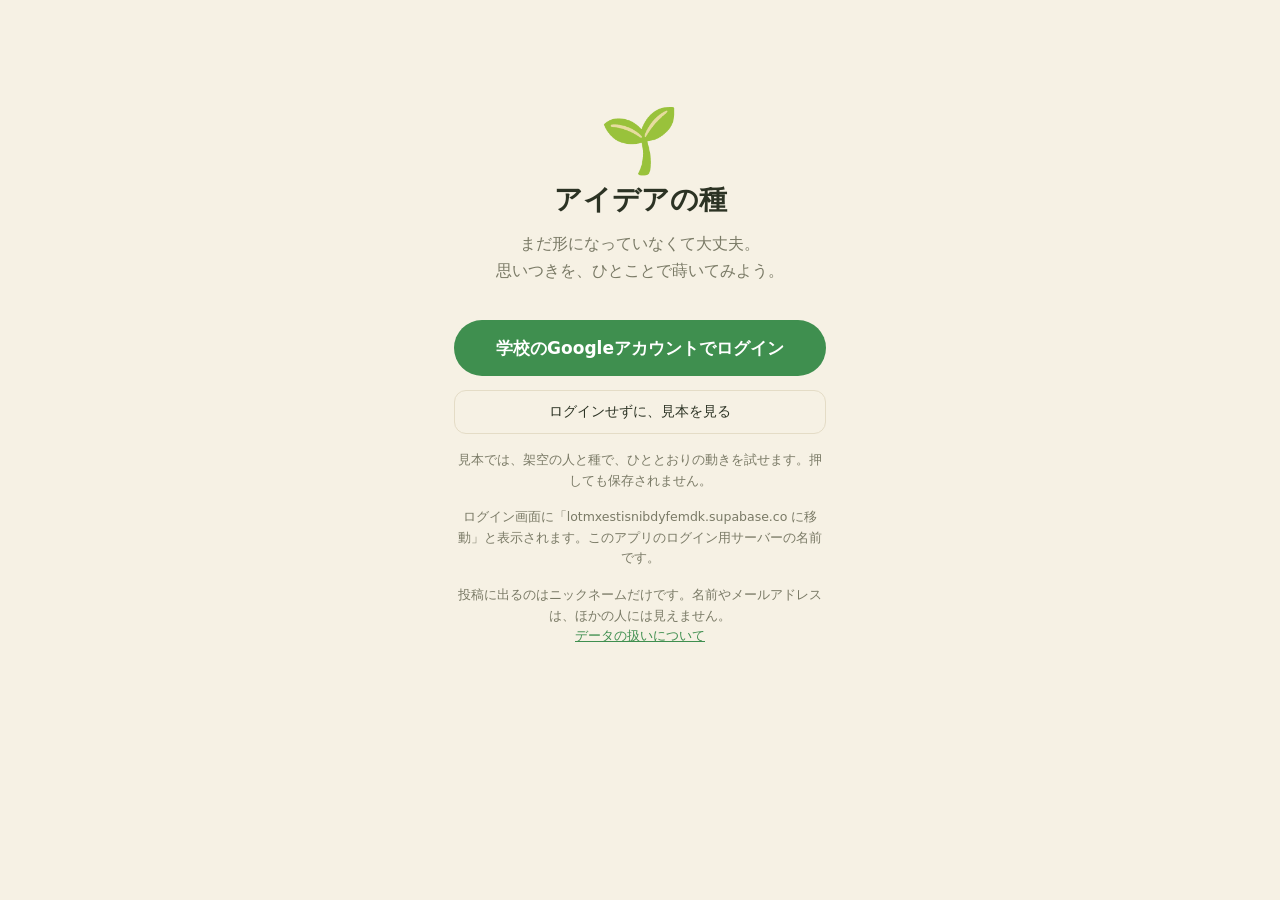
<file: index.html>
<!doctype html>
<html lang="ja">
<head>
<meta charset="utf-8">
<meta name="viewport" content="width=device-width, initial-scale=1, viewport-fit=cover">
<meta name="theme-color" content="#f6f1e4">
<title>アイデアの種</title>
<meta name="description" content="思いつきの段階で出せる、アイデア共有の場">
<link rel="manifest" href="manifest.webmanifest">
<link rel="icon" href="icon.svg" type="image/svg+xml">
<link rel="apple-touch-icon" href="icon.svg">
<link rel="stylesheet" href="style.css?v=3">
</head>
<body>

<!-- 読み込み中 -->
<div id="boot" class="center"><p>読み込んでいます…</p></div>

<!-- ログイン -->
<section id="login" class="center" hidden>
  <div class="logo">🌱</div>
  <h1>アイデアの種</h1>
  <p class="lead">まだ形になっていなくて大丈夫。<br>思いつきを、ひとことで蒔いてみよう。</p>
  <button id="login-btn" class="primary">学校のGoogleアカウントでログイン</button>
  <p id="login-error" class="error" hidden></p>
  <button id="demo-btn" class="ghost wide">ログインせずに、見本を見る</button>
  <p class="small">見本では、架空の人と種で、ひととおりの動きを試せます。押しても保存されません。</p>
  <p class="small">ログイン画面に「lotmxestisnibdyfemdk.supabase.co に移動」と表示されます。このアプリのログイン用サーバーの名前です。</p>
  <p class="small">投稿に出るのはニックネームだけです。名前やメールアドレスは、ほかの人には見えません。<br><a href="privacy.html">データの扱いについて</a></p>
</section>

<!-- ニックネーム設定 -->
<section id="nick" class="center" hidden>
  <div class="logo">🏷️</div>
  <h1>ニックネームを決めよう</h1>
  <p class="lead">投稿にはこの名前だけが出ます。<br>本名や、だれか分かる名前は避けてください。</p>
  <input id="nick-input" maxlength="20" placeholder="2〜20文字" autocomplete="off">
  <button id="nick-save" class="primary">これにする</button>
  <p id="nick-error" class="error" hidden></p>
</section>

<!-- アプリ本体 -->
<div id="app" hidden>
  <main>
    <p id="demo-banner" class="banner" hidden>🧪 見本モードです。人・種・応援はすべて架空で、押しても保存されません。<button id="demo-exit" class="linkbtn">ログイン画面へ</button></p>
    <!-- みんなの種 -->
    <section id="view-feed" class="view">
      <header><p class="eyebrow">みんなの種</p><h1>どの種を、応援する？</h1></header>
      <div id="feed"></div>
    </section>

    <!-- 種をまく -->
    <section id="view-post" class="view" hidden>
      <header><p class="eyebrow">種をまく</p><h1>2つ答えるだけで、<br>アイデアになる。</h1></header>
      <div class="card">
        <label for="f-what">なにを？</label>
        <textarea id="f-what" maxlength="140" rows="3" placeholder="例：放課後の空き教室を、スマホで予約できるようにしたい"></textarea>
        <p class="count"><span id="c-what">0</span>/140</p>
        <label for="f-whom">だれのために？</label>
        <textarea id="f-whom" maxlength="140" rows="2" placeholder="例：自習する場所が見つからない人"></textarea>
        <p class="count"><span id="c-whom">0</span>/140</p>
        <label>どの種をまく？</label>
        <div id="plant-picker" class="picker"></div>
        <p class="small" style="margin-top:8px">咲く花は選べますが、育つかどうかは、これからの一歩と仲間の応援しだいです。</p>
      </div>
      <button id="post-btn" class="primary">種をまく</button>
      <p class="small">うまく書けなくて大丈夫。あとから直せます。<br>名前・連絡先など、個人が分かることは書かないでください。</p>
    </section>

    <!-- じぶんの畑 -->
    <section id="view-mine" class="view" hidden>
      <header><p class="eyebrow">じぶんの畑</p><h1>今週の、小さな一歩は？</h1></header>
      <p class="note">種は、💧水（自分の一歩）・☀️日光（応援）・🌿肥料（仲間）の3つがそろうと育ちます。<br>種 → 発芽 → 双葉 → 若木 → つぼみ → 開花 → 実</p>
      <div id="mine"></div>
    </section>

    <!-- 管理（生徒チーム） -->
    <section id="view-mod" class="view" hidden>
      <header><p class="eyebrow">管理</p><h1>通報と、非表示の投稿</h1></header>
      <div id="mod"></div>
    </section>

    <!-- 設定 -->
    <section id="view-me" class="view" hidden>
      <header><p class="eyebrow">設定</p><h1 id="me-name"></h1></header>
      <div class="card">
        <label for="me-nick">ニックネームを変える</label>
        <div class="row"><input id="me-nick" maxlength="20" autocomplete="off"><button id="me-save" class="ghost">変更</button></div>
      </div>
      <div class="card">
        <h2>みんなで守ること</h2>
        <ul class="rules">
          <li>否定しない。アイデアは育てるもの。</li>
          <li>名前・連絡先など、個人が分かることは書かない。</li>
          <li>いやな投稿を見つけたら、「通報」で知らせる。</li>
        </ul>
        <p class="small">通報が3件たまった投稿は、管理チームが確認するまで自動で非表示になります。</p>
      </div>
      <div class="row">
        <a class="ghost" href="privacy.html">データの扱いについて</a>
        <button id="logout-btn" class="ghost">ログアウト</button>
      </div>
      <p class="small" id="ver"></p>
    </section>
  </main>

  <nav id="tabs">
    <button data-view="feed" class="on"><span>🌱</span>みんなの種</button>
    <button data-view="post"><span>✏️</span>種をまく</button>
    <button data-view="mine"><span>🪴</span>じぶんの畑</button>
    <button data-view="mod" id="tab-mod" hidden><span>🛡️</span>管理</button>
    <button data-view="me"><span>⚙️</span>設定</button>
  </nav>
</div>

<div id="toast" hidden role="status"></div>
<script src="vendor/supabase.js"></script>
<script src="app.js?v=3"></script>
</body>
</html>
</file>
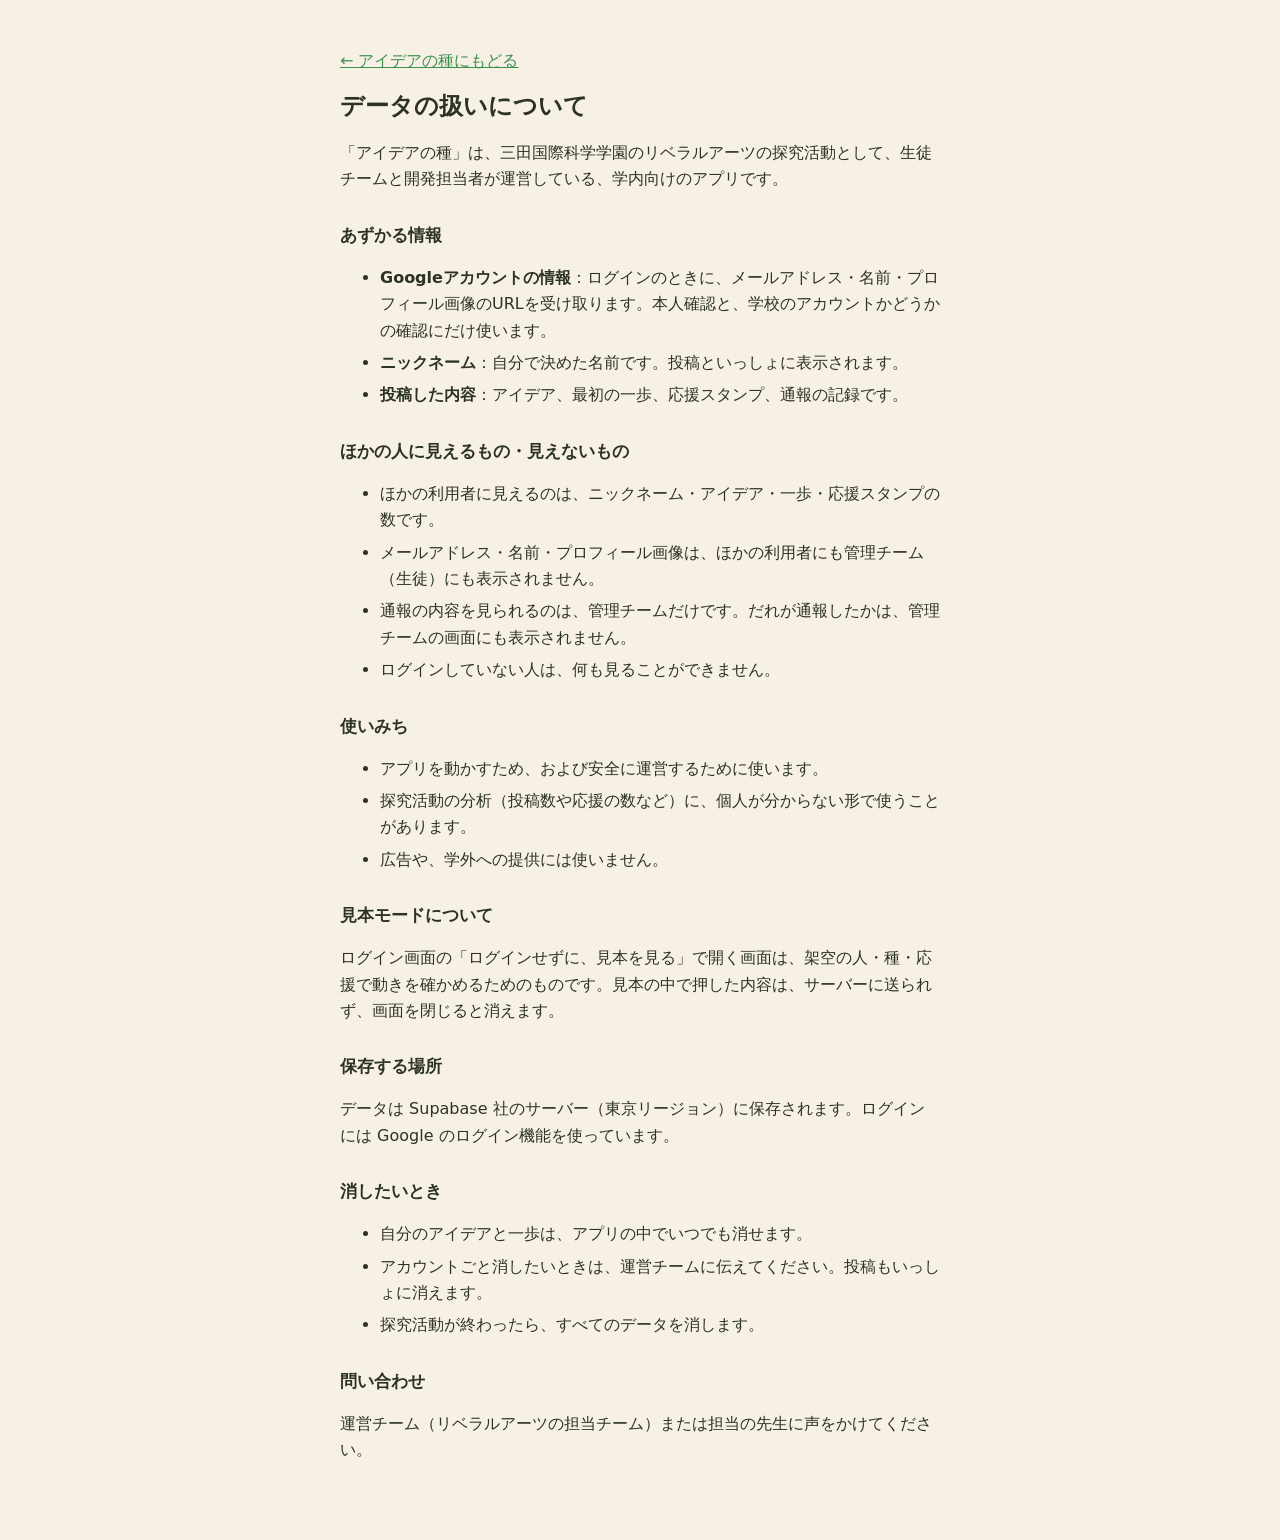
<file: privacy.html>
<!doctype html>
<html lang="ja">
<head>
<meta charset="utf-8">
<meta name="viewport" content="width=device-width, initial-scale=1">
<title>データの扱いについて｜アイデアの種</title>
<link rel="icon" href="icon.svg" type="image/svg+xml">
<link rel="stylesheet" href="style.css?v=3">
</head>
<body>
<div class="doc">
<p><a href="./">← アイデアの種にもどる</a></p>
<h1>データの扱いについて</h1>
<p>「アイデアの種」は、三田国際科学学園のリベラルアーツの探究活動として、生徒チームと開発担当者が運営している、学内向けのアプリです。</p>

<h2>あずかる情報</h2>
<ul>
  <li><b>Googleアカウントの情報</b>：ログインのときに、メールアドレス・名前・プロフィール画像のURLを受け取ります。本人確認と、学校のアカウントかどうかの確認にだけ使います。</li>
  <li><b>ニックネーム</b>：自分で決めた名前です。投稿といっしょに表示されます。</li>
  <li><b>投稿した内容</b>：アイデア、最初の一歩、応援スタンプ、通報の記録です。</li>
</ul>

<h2>ほかの人に見えるもの・見えないもの</h2>
<ul>
  <li>ほかの利用者に見えるのは、ニックネーム・アイデア・一歩・応援スタンプの数です。</li>
  <li>メールアドレス・名前・プロフィール画像は、ほかの利用者にも管理チーム（生徒）にも表示されません。</li>
  <li>通報の内容を見られるのは、管理チームだけです。だれが通報したかは、管理チームの画面にも表示されません。</li>
  <li>ログインしていない人は、何も見ることができません。</li>
</ul>

<h2>使いみち</h2>
<ul>
  <li>アプリを動かすため、および安全に運営するために使います。</li>
  <li>探究活動の分析（投稿数や応援の数など）に、個人が分からない形で使うことがあります。</li>
  <li>広告や、学外への提供には使いません。</li>
</ul>

<h2>見本モードについて</h2>
<p>ログイン画面の「ログインせずに、見本を見る」で開く画面は、架空の人・種・応援で動きを確かめるためのものです。見本の中で押した内容は、サーバーに送られず、画面を閉じると消えます。</p>

<h2>保存する場所</h2>
<p>データは Supabase 社のサーバー（東京リージョン）に保存されます。ログインには Google のログイン機能を使っています。</p>

<h2>消したいとき</h2>
<ul>
  <li>自分のアイデアと一歩は、アプリの中でいつでも消せます。</li>
  <li>アカウントごと消したいときは、運営チームに伝えてください。投稿もいっしょに消えます。</li>
  <li>探究活動が終わったら、すべてのデータを消します。</li>
</ul>

<h2>問い合わせ</h2>
<p>運営チーム（リベラルアーツの担当チーム）または担当の先生に声をかけてください。</p>
</div>
</body>
</html>
</file>
<file: style.css>
:root {
  --bg: #f6f1e4;
  --card: #fffdf7;
  --line: #e4dcc6;
  --text: #2c3324;
  --mute: #7a7a66;
  --accent: #3f8f4f;
  --accent-ink: #ffffff;
  --soft: #e6f2e3;
  --warn: #b8502f;
}
* { box-sizing: border-box; -webkit-tap-highlight-color: transparent; }
html, body { margin: 0; min-height: 100%; }
body {
  background: var(--bg); color: var(--text); line-height: 1.65;
  font-family: "Hiragino Maru Gothic ProN", "Hiragino Sans", "Noto Sans JP", "Yu Gothic", system-ui, sans-serif;
}
[hidden] { display: none !important; }
button, input, textarea { font: inherit; color: inherit; }
button { cursor: pointer; }
a { color: var(--accent); }

.center { max-width: 420px; margin: 0 auto; padding: 12vh 24px 40px; text-align: center; }
.logo { font-size: 64px; line-height: 1; margin-bottom: 8px; }
.center h1 { font-size: 28px; margin: 0 0 12px; }
.lead { color: var(--mute); margin: 0 0 28px; }
.small { font-size: 12.5px; color: var(--mute); margin: 16px 0 0; }
.error { color: var(--warn); font-size: 14px; background: #fbe9e2; border-radius: 12px; padding: 10px 14px; }

main { max-width: 560px; margin: 0 auto; padding: calc(18px + env(safe-area-inset-top)) 16px 110px; }
header { margin: 8px 4px 18px; }
.eyebrow { color: var(--accent); font-size: 13px; letter-spacing: .1em; margin: 0 0 4px; font-weight: 600; }
h1 { font-size: 24px; line-height: 1.4; margin: 0; }
h2 { font-size: 15px; margin: 0 0 8px; }
.note { font-size: 13px; color: var(--mute); margin: -6px 4px 16px; }

.card { background: var(--card); border: 1px solid var(--line); border-radius: 18px; padding: 16px; margin-bottom: 12px; }
.card.dim { opacity: .6; }
label { display: block; font-size: 14px; font-weight: 600; margin: 4px 0 6px; }
input, textarea {
  width: 100%; background: #fff; border: 1px solid var(--line); border-radius: 12px; padding: 12px; resize: vertical;
}
input:focus, textarea:focus { outline: 2px solid var(--accent); outline-offset: 1px; }
.count { text-align: right; font-size: 12px; color: var(--mute); margin: 2px 2px 10px; }
.row { display: flex; gap: 8px; flex-wrap: wrap; align-items: center; }
.row input { flex: 1; min-width: 0; }

.primary {
  width: 100%; min-height: 56px; border: 0; border-radius: 28px; margin-top: 8px;
  background: var(--accent); color: var(--accent-ink); font-size: 17px; font-weight: 700;
}
.primary:disabled { opacity: .45; }
.ghost {
  display: inline-flex; align-items: center; justify-content: center; text-decoration: none;
  background: transparent; border: 1px solid var(--line); border-radius: 12px; min-height: 44px; padding: 8px 14px; font-size: 14px; color: var(--text);
}
.ghost.warn { color: var(--warn); }
.ghost.wide { width: 100%; margin-top: 14px; }
.linkbtn { background: none; border: 0; padding: 0 2px; color: var(--accent); text-decoration: underline; font-size: inherit; }
.banner { background: #fff3d6; border: 1px solid #f0d9a0; border-radius: 12px; padding: 10px 14px; font-size: 13.5px; margin: 0 0 12px; }
.center input { text-align: center; margin-bottom: 8px; }

/* アイデアのカード */
.idea-top { display: flex; align-items: center; gap: 8px; font-size: 12.5px; color: var(--mute); margin-bottom: 8px; }
.stage { background: var(--soft); color: var(--accent); border-radius: 999px; padding: 2px 10px; font-weight: 600; white-space: nowrap; }
.idea-top .sp { flex: 1; }
.what { font-size: 17px; font-weight: 600; margin: 0 0 6px; overflow-wrap: anywhere; }
.whom { font-size: 14px; color: var(--mute); margin: 0 0 10px; overflow-wrap: anywhere; }
.whom b { color: var(--text); font-weight: 600; }
.step-now { font-size: 13.5px; background: var(--soft); border-radius: 12px; padding: 8px 12px; margin: 0 0 10px; overflow-wrap: anywhere; }
.stamps { display: grid; grid-template-columns: repeat(2, 1fr); gap: 6px; }
.stamp {
  min-height: 44px; border-radius: 12px; border: 1px solid var(--line); background: #fff; font-size: 13.5px;
  display: flex; align-items: center; justify-content: center; gap: 6px;
}
.stamp b { font-variant-numeric: tabular-nums; color: var(--mute); font-weight: 600; }
.stamp.on { background: var(--soft); border-color: var(--accent); color: var(--accent); font-weight: 600; }
.stamp.on b { color: var(--accent); }
.more { background: none; border: 0; font-size: 12.5px; color: var(--mute); padding: 6px 4px; min-height: 32px; text-decoration: underline; }
.menu { display: flex; gap: 6px; flex-wrap: wrap; margin-top: 8px; }
.menu p { width: 100%; margin: 0; font-size: 13px; color: var(--mute); }
.badge { font-size: 12px; background: #fbe9e2; color: var(--warn); border-radius: 999px; padding: 2px 10px; }

/* 一歩 */
.steps { list-style: none; margin: 8px 0; padding: 0; }
.steps li { display: flex; align-items: flex-start; gap: 10px; padding: 8px 0; border-top: 1px dashed var(--line); font-size: 14.5px; }
.steps li span { flex: 1; overflow-wrap: anywhere; }
.steps li.done span { color: var(--mute); text-decoration: line-through; }
.check { width: 28px; height: 28px; flex: none; border-radius: 50%; border: 2px solid var(--accent); background: #fff; color: #fff; font-size: 15px; line-height: 1; padding: 0; }
.steps li.done .check { background: var(--accent); }
.x { background: none; border: 0; color: var(--mute); font-size: 18px; min-width: 32px; min-height: 32px; padding: 0; }
.rules { margin: 0; padding-left: 20px; font-size: 14px; }
.empty { text-align: center; color: var(--mute); padding: 36px 12px; font-size: 14px; }

#tabs {
  position: fixed; left: 0; right: 0; bottom: 0; display: flex; justify-content: center;
  background: rgba(246,241,228,.95); backdrop-filter: blur(10px); border-top: 1px solid var(--line);
  padding-bottom: env(safe-area-inset-bottom);
}
#tabs button { flex: 1; max-width: 130px; background: none; border: 0; padding: 9px 0 11px; font-size: 11px; color: var(--mute); }
#tabs button span { display: block; font-size: 20px; filter: grayscale(1) opacity(.55); }
#tabs button.on { color: var(--accent); font-weight: 600; }
#tabs button.on span { filter: none; }

#toast {
  position: fixed; left: 50%; bottom: 92px; transform: translateX(-50%); z-index: 20;
  background: var(--text); color: var(--bg); padding: 10px 18px; border-radius: 20px; font-size: 14px; max-width: 88vw; text-align: center;
}
.doc { max-width: 640px; margin: 0 auto; padding: 32px 20px 60px; }
.doc h1 { font-size: 24px; } .doc h2 { font-size: 17px; margin-top: 28px; } .doc li { margin-bottom: 6px; }

/* ---------- 育成 ---------- */
.plant { flex: none; display: block; }
.idea-body { display: flex; gap: 10px; align-items: flex-start; margin-bottom: 10px; }
.idea-body > div { flex: 1; min-width: 0; }
.idea-body .whom { margin-bottom: 4px; }
.mini { font-size: 12.5px; color: var(--mute); letter-spacing: .04em; }
.legend { font-size: 11.5px; color: var(--mute); margin: 8px 2px 0; }
.garden {
  display: grid; grid-template-columns: repeat(auto-fill, minmax(92px, 1fr)); gap: 4px;
  background: linear-gradient(#dcefF6 0 58%, #cfe3b8 58%); border: 1px solid var(--line);
  border-radius: 18px; padding: 14px 8px 8px; margin-bottom: 12px;
}
.plot { background: none; border: 0; padding: 0; display: flex; flex-direction: column; align-items: center; font-size: 12px; color: var(--text); font-weight: 600; }
.plot span { background: #ffffffcc; border-radius: 999px; padding: 0 8px; margin-top: -2px; }
.grow { display: flex; gap: 12px; align-items: center; background: linear-gradient(#eaf5f9, #f3f8ea); border-radius: 14px; padding: 8px 12px 8px 4px; margin-bottom: 12px; }
.grow > div { flex: 1; min-width: 0; }
.meter { display: grid; grid-template-columns: 62px 1fr 34px; align-items: center; gap: 8px; font-size: 13px; margin: 5px 0; }
.meter .bar { height: 10px; background: #fff; border: 1px solid var(--line); border-radius: 6px; overflow: hidden; }
.meter .bar i { display: block; height: 100%; background: var(--accent); border-radius: 6px; }
.meter.lack .bar i { background: #e2a43a; }
.meter b { text-align: right; font-variant-numeric: tabular-nums; font-weight: 600; color: var(--mute); }
.grow-hint { font-size: 12.5px; margin: 8px 0 2px; color: var(--text); }
.picker { display: grid; grid-template-columns: repeat(5, 1fr); gap: 4px; }
.pick { background: #fff; border: 1px solid var(--line); border-radius: 12px; padding: 4px 0 6px; display: flex; flex-direction: column; align-items: center; font-size: 10.5px; min-width: 0; }
.pick svg { width: 100%; max-width: 54px; height: auto; }
.pick.on { border-color: var(--accent); background: var(--soft); font-weight: 700; color: var(--accent); }
.pick span { white-space: nowrap; font-size: 10px; letter-spacing: -.04em; }
</file>
